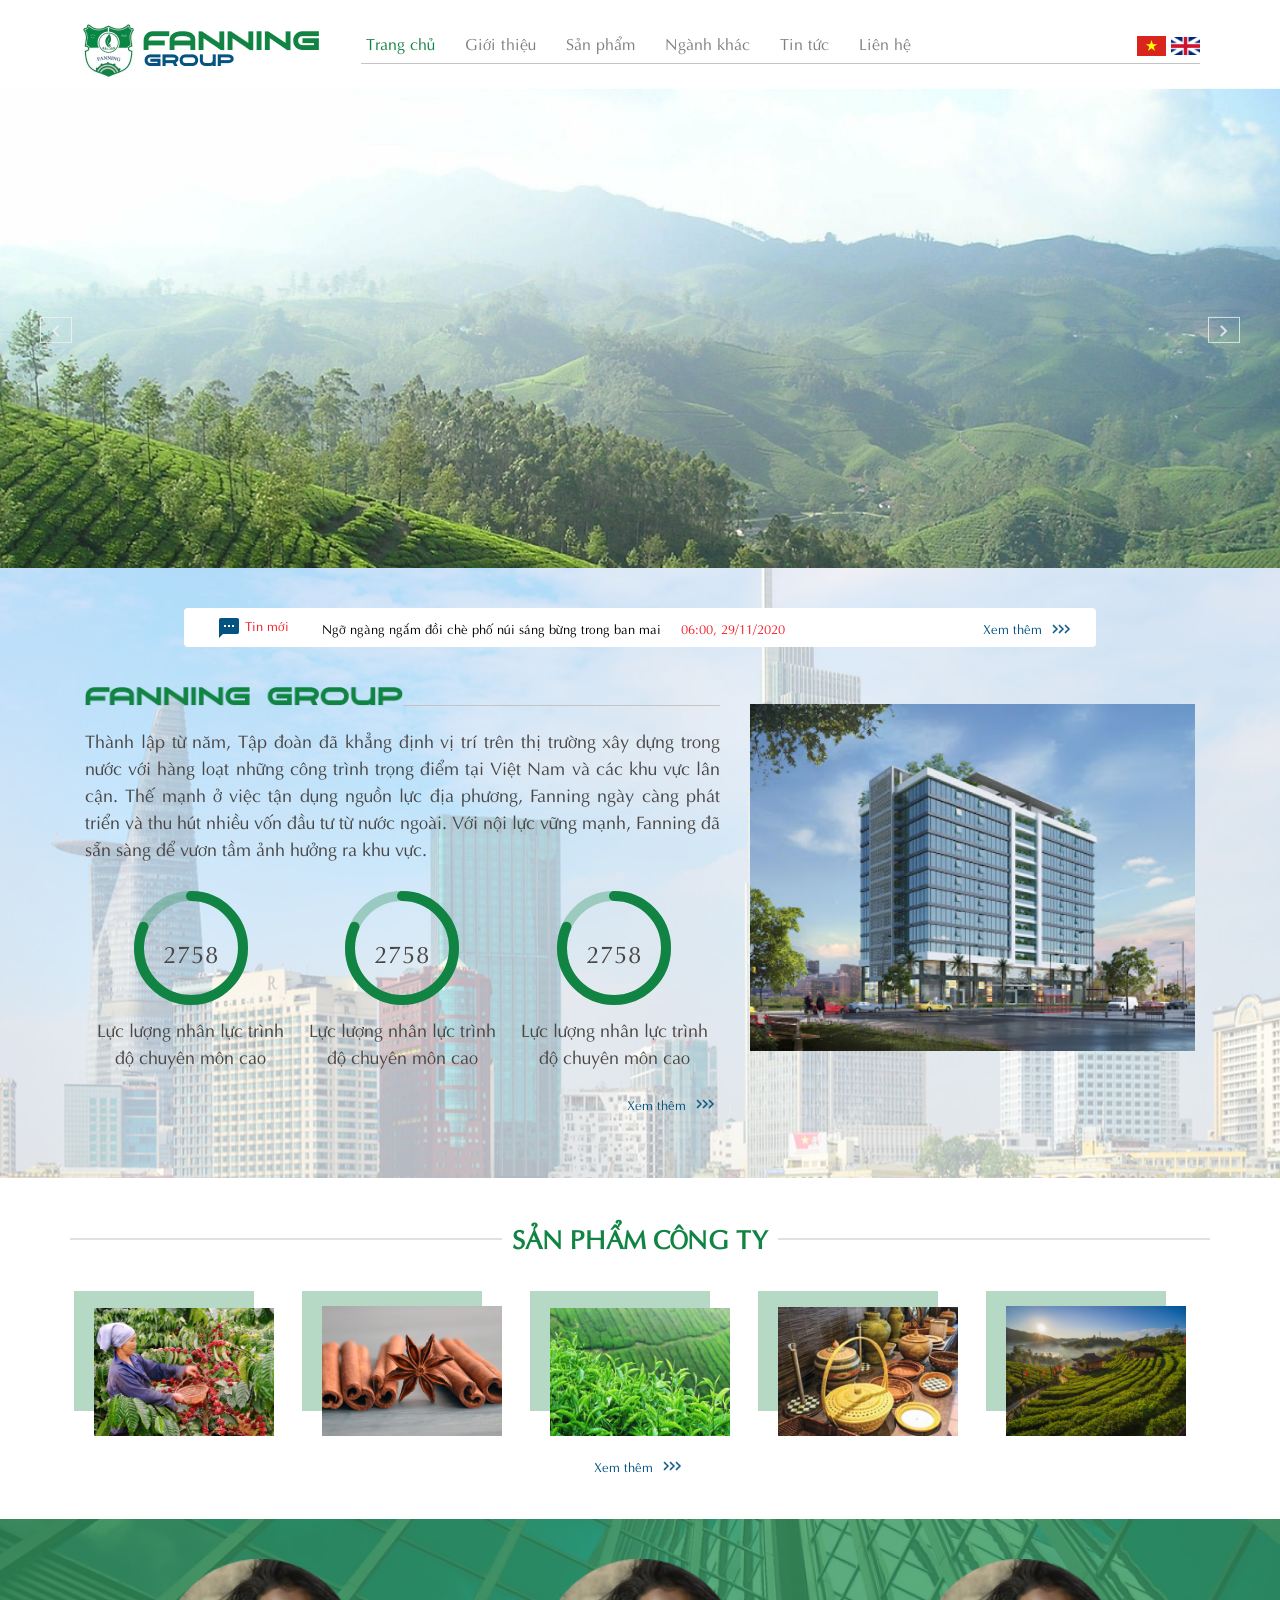
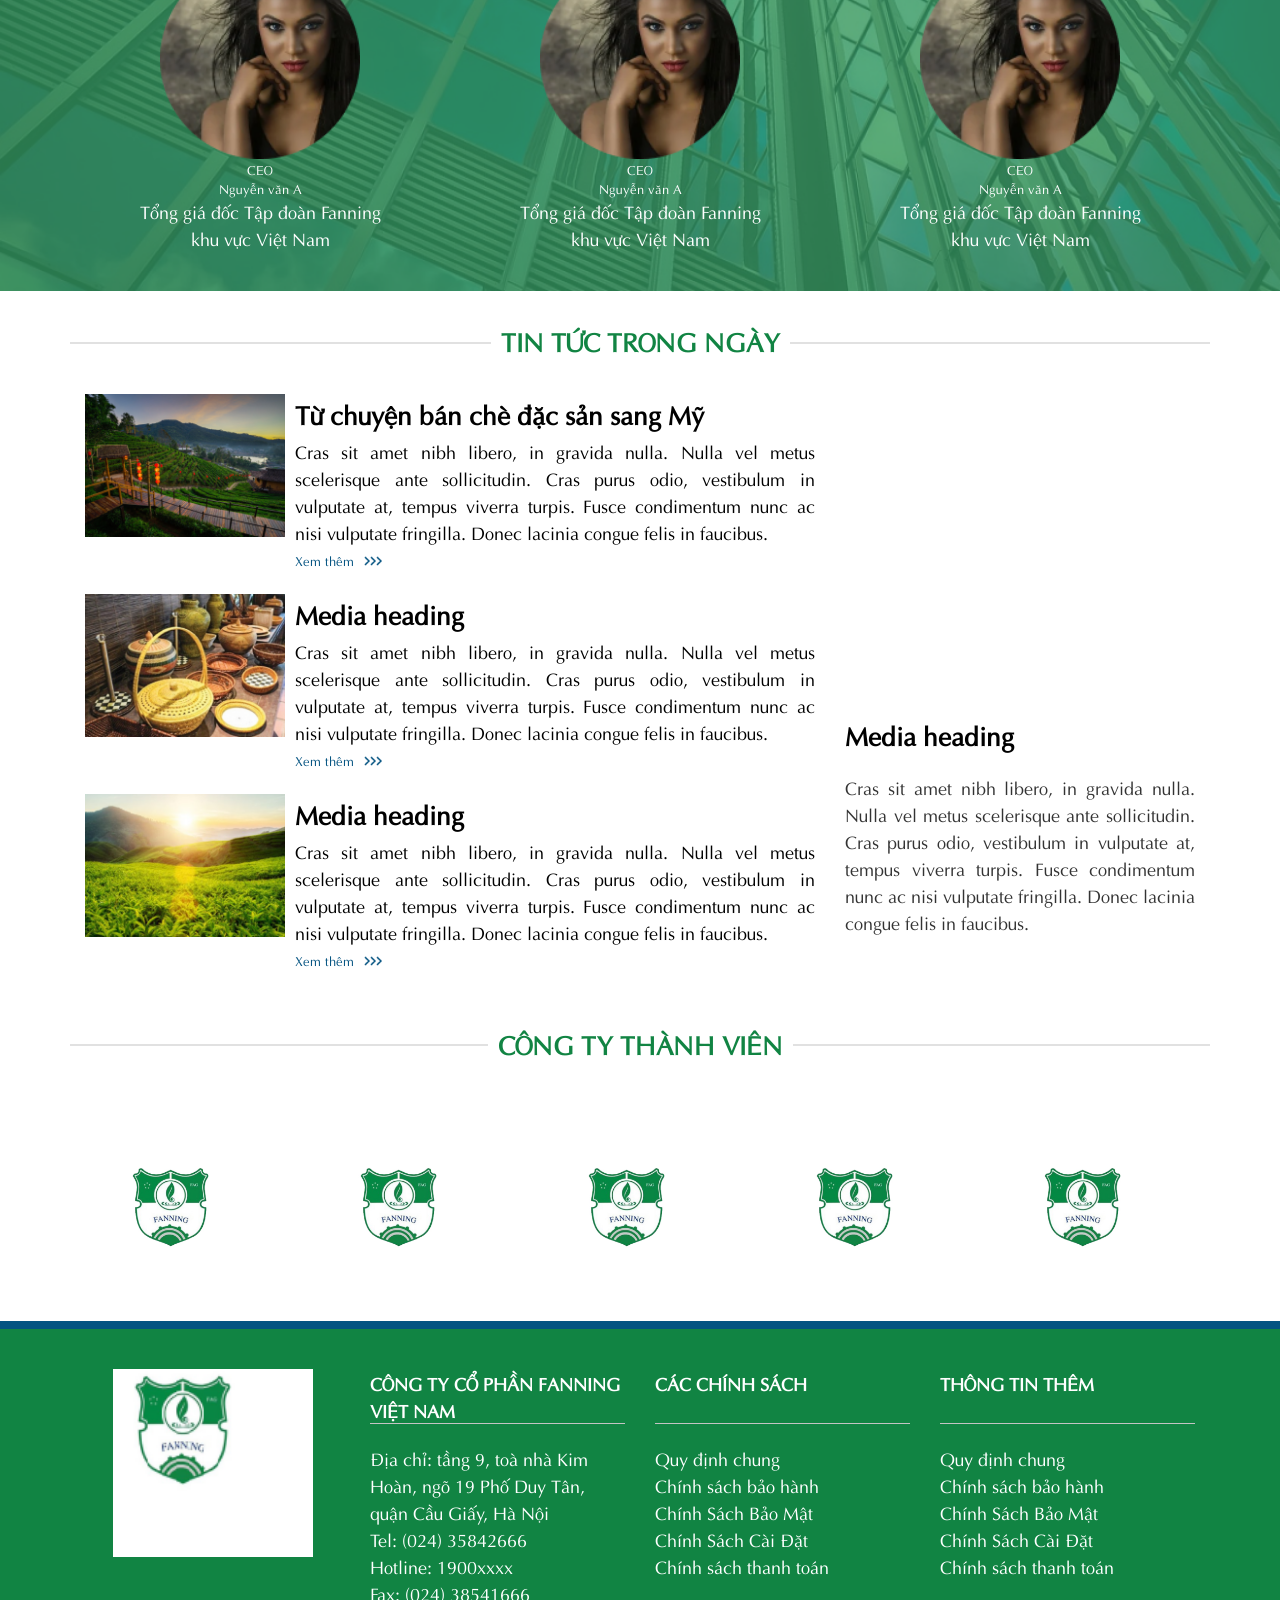
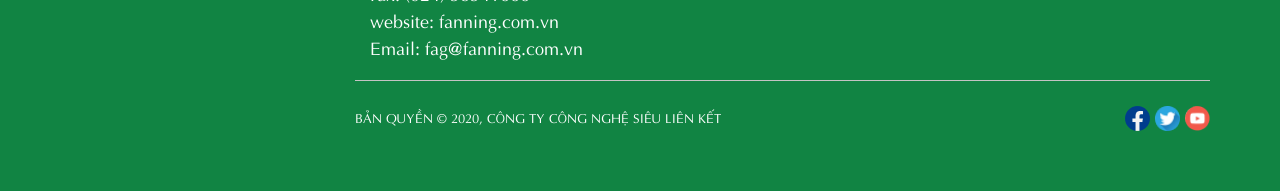
<file: index.html>
<!DOCTYPE html>
<html lang="en">
  <head>
    <meta charset="UTF-8" />
    <meta name="viewport" content="width=device-width, initial-scale=1.0" />

    <!-- Bootstrap CSS & Custom Style CSS -->
    <!-- URL: root/css/... -->
    <link rel="stylesheet" href="./css/bootstrap-reboot.min.css" />
    <link rel="stylesheet" href="./css/bootstrap.min.css" />
    <link rel="stylesheet" href="./css/owl.carousel.min.css" />
    <link rel="stylesheet" href="./css/owl.theme.default.min.css" />
    <link rel="stylesheet" href="./css/owl.theme.green.min.css" />
    <link rel="stylesheet" href="https://cdnjs.cloudflare.com/ajax/libs/font-awesome/4.7.0/css/font-awesome.css" integrity="sha512-5A8nwdMOWrSz20fDsjczgUidUBR8liPYU+WymTZP1lmY9G6Oc7HlZv156XqnsgNUzTyMefFTcsFH/tnJE/+xBg==" crossorigin="anonymous" />
    <link rel="stylesheet" href="./css/style.css" />
    <title>Homepage</title>
  </head>

  <body>
   <!-- Menu Top -->
   <header>
    <div class="container">
        <div class="row">
            <nav class="navbar navbar-expand-lg navbar-light bg-white">
                <a class="navbar-brand" href="#"><img  class="img-responsive" src="./img/logo.png" alt="" /></a>
                <button class="navbar-toggler" type="button" data-toggle="collapse" data-target="#navbarsExample05"
                    aria-controls="navbarsExample05" aria-expanded="false" aria-label="Toggle navigation">
                    <span class="navbar-toggler-icon"></span>
                </button>
                <div class="collapse navbar-collapse" id="navbarsExample05">
                    <ul class="navbar-nav mr-auto">
                        <li class="nav-item active">
                            <a class="nav-link" href="#">Trang chủ <span class="sr-only">(current)</span></a>
                        </li>
                        <li class="nav-item">
                            <a class="nav-link" href="#">Giới thiệu</a>
                            <ul class="submenu">
                                <li>
                                    <a href="#">Submenu 1</a>
                                </li>
                                <li>
                                    <a href="#">Submenu 1</a>
                                </li>
                                <li>
                                    <a href="#">Submenu 1</a>
                                </li>
                                <li>
                                    <a href="#">Submenu 1</a>
                                </li>
                            </ul>
                        </li>
                        <li class="nav-item">
                            <a class="nav-link" href="#">Sản phẩm</a>
                        </li>
                        <li class="nav-item">
                            <a class="nav-link" href="#">Ngành khác</a>
                        </li>
                        <li class="nav-item">
                            <a class="nav-link" href="#">Tin tức </a>
                        </li>
                        <li class="nav-item">
                            <a class="nav-link" href="#">Liên hệ</a>
                        </li>
                    </ul>
                    <div class="languages">
                        <a href="#" class="flag-vn"><img class="img-responsive" src="./img/flag_vn.png" alt="" /></a>
                        <a href="#" class="flag-en"><img class="img-responsive" src="./img/flag_en.png" alt="" /></a>
                    </div>
                    <!-- <form class="form-inline my-2 my-md-0">
                          <input class="form-control" type="text" placeholder="Search">
                      </form> -->
                </div>
            </nav>
        </div>
    </div>
</header>
<!-- End Menu Top -->

    <!-- Carousel Banner -->
    <section class="section-carousel-banner">
      <div class="carousel owl-carousel">
        <div class="item">
          <img  class="img-responsive" src="./img/home-slide.png" alt="" />
        </div>
        <div class="item">
          <img  class="img-responsive" src="./img/home-slide.png" alt="" />
        </div>
        <div class="item">
          <img  class="img-responsive" src="./img/home-slide.png" alt="" />
        </div>
        <div class="item">
          <img  class="img-responsive" src="./img/home-slide.png" alt="" />
        </div>
        <div class="item">
          <img  class="img-responsive" src="./img/home-slide.png" alt="" />
        </div>
        <div class="item">
          <img  class="img-responsive" src="./img/home-slide.png" alt="" />
        </div>
      </div>
    </section>
    <!-- End Carousel Banner -->

    <!-- Latest News -->
    <section class="section-latest-news">
      <div class="container">
        <div class="row">
          <div class="col-12 header-latest-news">
            <span class="latest-news">
              <img  class="img-responsive" src="./img/textsms.png" alt="" />
              Tin mới
            </span>
            <span class="latest-news-title">
              <h2>Ngỡ ngàng ngắm đồi chè phố núi sáng bừng trong ban mai</h2>
              <span class="datetime"> 06:00, 29/11/2020 </span>
            </span>
            <div class="readmore">
              <a href="#">Xem thêm <img  class="img-responsive" src="./img/readmore.png" alt="" /></a>
            </div>
          </div>
          <!-- end header-latest-news -->

          <div class="col-12 content-latest-news">
            <div class="row">
              <div class="left col-12 col-lg-7">
                <h2 class="title">
                  <img  class="img-responsive" src="./img/img-title.png" alt="" />
                  <span class="bottom-line"></span>
                </h2>
                <p>
                  Thành lập từ năm, Tập đoàn đã khẳng định vị trí trên thị
                  trường xây dựng trong nước với hàng loạt những công trình
                  trọng điểm tại Việt Nam và các khu vực lân cận. Thế mạnh ở
                  việc tận dụng nguồn lực địa phương, Fanning ngày càng phát
                  triển và thu hút nhiều vốn đầu tư từ nước ngoài. Với nội lực
                  vững mạnh, Fanning đã sẵn sàng để vươn tầm ảnh hưởng ra khu
                  vực.
                </p>
                <div class="frame">
                  <div class="circle-big">
                    <div class="text">2758</div>
                    <svg>
                      <circle class="bg" cx="57" cy="57" r="52"></circle>
                      <circle class="progress" cx="57" cy="57" r="52"></circle>
                    </svg>
                    <p>Lực lượng nhân lực trình độ chuyên môn cao</p>
                  </div>
                  <!-- end circle-big -->

                  <div class="circle-big">
                    <div class="text">2758</div>
                    <svg>
                      <circle class="bg" cx="57" cy="57" r="52"></circle>
                      <circle class="progress" cx="57" cy="57" r="52"></circle>
                    </svg>
                    <p>Lực lượng nhân lực trình độ chuyên môn cao</p>
                  </div>
                  <!-- end circle-big -->

                  <div class="circle-big">
                    <div class="text">2758</div>
                    <svg>
                      <circle class="bg" cx="57" cy="57" r="52"></circle>
                      <circle class="progress" cx="57" cy="57" r="52"></circle>
                    </svg>
                    <p>Lực lượng nhân lực trình độ chuyên môn cao</p>
                  </div>
                  <!-- end circle-big -->
                </div>
                <!-- end frame -->

                <div class="readmore">
                  <a href="#"
                    >Xem thêm <img  class="img-responsive" src="./img/readmore.png" alt=""
                  /></a>
                </div>
              </div>
              <!-- end left -->

              <div class="right col-12 col-lg-5">
                <img  class="img-responsive" src="./img/image-latest.png" alt="" />
              </div>
            </div>
            <!-- end row -->
          </div>
          <!-- end content-latest-news -->
        </div>
        <!-- end row -->
      </div>
      <!-- end container-->
    </section>
    <!-- End Latest News -->

    <!-- Home Product Company -->
    <section class="section-home-product">
      <div class="container">
        <div class="row">
          <div class="title-section">
            <h2>Sản phẩm công ty</h2>
            <span class="bg-line"></span>
          </div>

          <div class="products owl-carousel d-block d-xl-none">
            <div class="product">
              <a href="#">
                <div class="layer"></div>
                <img  class="img-responsive" src="./img/home-produc1.png" alt="" />
              </a>
            </div>
            <div class="product">
              <a href="#">
                <div class="layer"></div>
                <img  class="img-responsive" src="./img/home-produc2.png" alt="" />
              </a>
            </div>
            <div class="product">
              <a href="#">
                <div class="layer"></div>
                <img  class="img-responsive" src="./img/home-produc3.png" alt="" />
              </a>
            </div>
            <div class="product">
              <a href="#">
                <div class="layer"></div>
                <img  class="img-responsive" src="./img/home-produc4.png" alt="" />
              </a>
            </div>
            <div class="product">
              <a href="#">
                <div class="layer"></div>
                <img  class="img-responsive" src="./img/home-produc5.png" alt="" />
              </a>
            </div>
          </div>
          <!-- End Carousel Products -->

          <div class="products d-none d-xl-flex">
            <div class="product">
              <a href="#">
                <div class="layer"></div>
                <img  class="img-responsive" src="./img/home-produc1.png" alt="" />
              </a>
            </div>
            <div class="product">
              <a href="#">
                <div class="layer"></div>
                <img  class="img-responsive" src="./img/home-produc2.png" alt="" />
              </a>
            </div>
            <div class="product">
              <a href="#">
                <div class="layer"></div>
                <img  class="img-responsive" src="./img/home-produc3.png" alt="" />
              </a>
            </div>
            <div class="product">
              <a href="#">
                <div class="layer"></div>
                <img  class="img-responsive" src="./img/home-produc4.png" alt="" />
              </a>
            </div>
            <div class="product">
              <a href="#">
                <div class="layer"></div>
                <img  class="img-responsive" src="./img/home-produc5.png" alt="" />
              </a>
            </div>
          </div>
          <!-- End Products -->
          <div class="col-12">
            <div class="readmore">
              <a href="#">Xem thêm <img  class="img-responsive" src="./img/readmore.png" alt="" /></a>
            </div>
          </div>
        </div>
        <!-- end row -->
      </div>
      <!-- end container -->
    </section>
    <!-- End home Product Company-->

    <!-- Home Founders -->
    <section class="section-home-founders">
      <div class="container">
        <div class="row">
          <div class="founders owl-carousel d-block d-lg-none">
            <div class="founder">
              <img  class="img-responsive" src="./img/termiantor.png" alt="" />
              <span class="position"> CEO </span>
              <span class="name">Nguyễn văn A</span>
              <span class="company-name">
                Tổng giá đốc Tập đoàn Fanning khu vực Việt Nam
              </span>
            </div>
            <!-- end founder -->

            <div class="founder">
              <img  class="img-responsive" src="./img/termiantor.png" alt="" />
              <span class="position"> CEO </span>
              <span class="name">Nguyễn văn A</span>
              <span class="company-name">
                Tổng giá đốc Tập đoàn Fanning khu vực Việt Nam
              </span>
            </div>
            <!-- end founder -->

            <div class="founder">
              <img  class="img-responsive" src="./img/termiantor.png" alt="" />
              <span class="position"> CEO </span>
              <span class="name">Nguyễn văn A</span>
              <span class="company-name">
                Tổng giá đốc Tập đoàn Fanning khu vực Việt Nam
              </span>
            </div>
            <!-- end founder -->
          </div>

          <div class="founders d-none d-lg-flex">
            <div class="founder">
              <img  class="img-responsive" src="./img/termiantor.png" alt="" />
              <span class="position"> CEO </span>
              <span class="name">Nguyễn văn A</span>
              <span class="company-name">
                Tổng giá đốc Tập đoàn Fanning khu vực Việt Nam
              </span>
            </div>
            <!-- end founder -->

            <div class="founder">
              <img  class="img-responsive" src="./img/termiantor.png" alt="" />
              <span class="position"> CEO </span>
              <span class="name">Nguyễn văn A</span>
              <span class="company-name">
                Tổng giá đốc Tập đoàn Fanning khu vực Việt Nam
              </span>
            </div>
            <!-- end founder -->

            <div class="founder">
              <img  class="img-responsive" src="./img/termiantor.png" alt="" />
              <span class="position"> CEO </span>
              <span class="name">Nguyễn văn A</span>
              <span class="company-name">
                Tổng giá đốc Tập đoàn Fanning khu vực Việt Nam
              </span>
            </div>
            <!-- end founder -->
          </div>
        </div>
        <!-- end row -->
      </div>
      <!-- end container -->
    </section>
    <!-- End Home Founders-->

    <!-- Newsest Today -->
    <section class="section-newsest-today">
      <div class="container">
        <div class="row">
          <div class="title-section">
            <h2>Tin tức trong ngày</h2>
            <span class="bg-line"></span>
          </div>
    
          <div class="left col-12 col-lg-8">
            <div class="media">
              <img src="./img/new1.png" class="mr-3 img-responsive" alt="..." />
              <div class="media-body">
                <h5 class="mt-0">Từ chuyện bán chè đặc sản sang Mỹ</h5>
                <p>
                  Cras sit amet nibh libero, in gravida nulla. Nulla vel metus
                  scelerisque ante sollicitudin. Cras purus odio, vestibulum in
                  vulputate at, tempus viverra turpis. Fusce condimentum nunc ac
                  nisi vulputate fringilla. Donec lacinia congue felis in
                  faucibus.
                </p>
                <div class="readmore">
                  <a href="#">Xem thêm <img  class="img-responsive" src="./img/readmore.png" alt=""></a>
                </div>
              </div>
            </div>
            <!-- end media -->

            <div class="media">
              <img src="./img/new2.png" class="mr-3 img-responsive" alt="..." />
              <div class="media-body">
                <h5 class="mt-0">Media heading</h5>
                <p>
                  Cras sit amet nibh libero, in gravida nulla. Nulla vel metus
                  scelerisque ante sollicitudin. Cras purus odio, vestibulum in
                  vulputate at, tempus viverra turpis. Fusce condimentum nunc ac
                  nisi vulputate fringilla. Donec lacinia congue felis in
                  faucibus.
                </p>
                <div class="readmore">
                  <a href="#">Xem thêm <img  class="img-responsive" src="./img/readmore.png" alt=""></a>
                </div>
              </div>
            </div>
            <!-- end media -->

            <div class="media">
              <img src="./img/new3.png" class="mr-3 img-responsive" alt="..." />
              <div class="media-body">
                <h5 class="mt-0">Media heading</h5>
                <p>
                  Cras sit amet nibh libero, in gravida nulla. Nulla vel metus
                  scelerisque ante sollicitudin. Cras purus odio, vestibulum in
                  vulputate at, tempus viverra turpis. Fusce condimentum nunc ac
                  nisi vulputate fringilla. Donec lacinia congue felis in
                  faucibus.
                </p>
                <div class="readmore">
                  <a href="#">Xem thêm <img  class="img-responsive" src="./img/readmore.png" alt=""></a>
                </div>
              </div>
            </div>
            <!-- end media -->
          </div>
          <div class="right col-12 col-lg-4">
            <div class="video">
                <iframe src="https://www.youtube.com/embed/IUZCLcBTV_A" frameborder="0" allow="accelerometer; autoplay; clipboard-write; encrypted-media; gyroscope; picture-in-picture" allowfullscreen></iframe>
            </div>
            <h2 class="title">Media heading</h2>
            <p>
              Cras sit amet nibh libero, in gravida nulla. Nulla vel metus
              scelerisque ante sollicitudin. Cras purus odio, vestibulum in
              vulputate at, tempus viverra turpis. Fusce condimentum nunc ac
              nisi vulputate fringilla. Donec lacinia congue felis in faucibus.
            </p>
          </div>
        </div>
        <!-- end row -->
      </div>
      <!-- end container -->
    </section>
    <!-- End Newsest Today -->

    <!-- Home Company Partner -->
    <section class="home-company-partner">
      <div class="container">
        <div class="row">
          <div class="title-section">
            <h2>Công ty thành viên</h2>
            <span class="bg-line"></span>
          </div>
          <div class="companies owl-carousel d-block d-lg-none">
            <div class="company">
              <img  class="img-responsive" src="./img/partner.png" alt="" />
            </div>
            <div class="company">
              <img  class="img-responsive" src="./img/partner.png" alt="" />
            </div>
            <div class="company">
              <img  class="img-responsive" src="./img/partner.png" alt="" />
            </div>
            <div class="company">
              <img  class="img-responsive" src="./img/partner.png" alt="" />
            </div>
            <div class="company">
              <img  class="img-responsive" src="./img/partner.png" alt="" />
            </div>
          </div>
          <!-- end carousel -->

          <div class="companies d-none d-lg-flex">
            <div class="company">
              <img  class="img-responsive" src="./img/partner.png" alt="" />
            </div>
            <div class="company">
              <img  class="img-responsive" src="./img/partner.png" alt="" />
            </div>
            <div class="company">
              <img  class="img-responsive" src="./img/partner.png" alt="" />
            </div>
            <div class="company">
              <img  class="img-responsive" src="./img/partner.png" alt="" />
            </div>
            <div class="company">
              <img  class="img-responsive" src="./img/partner.png" alt="" />
            </div>
          </div>
          <!-- end companies-->
        </div>
      </div>
    </section>
    <!-- End Home Company Partner -->

    <!-- Footer -->
    <footer id="footer">
      <div class="container">
        <div class="row">
          <div class="col-12 col-lg-3 left">
            <a href="#" class="logo-footer">
              <img src="./img/logo-footer.png" alt="" />
            </a>
          </div>
          <div class="col-12 col-lg-9 right">
            <div class="row">
              <div class="col-12 col-lg-4">
                <h3 class="title-footer">Công ty cổ phần Fanning Việt nam</h3>
                <ul>
                  <li>
                    Địa chỉ: tầng 9, toà nhà Kim Hoàn, ngõ 19 Phố Duy Tân, quận
                    Cầu Giấy, Hà Nội
                  </li>
                  <li>Tel: (024) 35842666</li>
                  <li>Hotline: 1900xxxx</li>
                  <li>Fax: (024) 38541666</li>
                  <li>website: fanning.com.vn</li>
                  <li>Email: fag@fanning.com.vn</li>
                </ul>
              </div>
              <div class="col-12 col-lg-4">
                <h3 class="title-footer">Các chính sách</h3>
                <ul>
                  <li><a href="#">Quy định chung</a></li>
                  <li><a href="#">Chính sách bảo hành</a></li>
                  <li><a href="#">Chính Sách Bảo Mật</a></li>
                  <li><a href="#">Chính Sách Cài Đặt</a></li>
                  <li><a href="#">Chính sách thanh toán</a></li>
                </ul>
              </div>
              <div class="col-12 col-lg-4">
                <h3 class="title-footer">Thông tin thêm</h3>
                <ul>
                  <li><a href="#">Quy định chung</a></li>
                  <li><a href="#">Chính sách bảo hành</a></li>
                  <li><a href="#">Chính Sách Bảo Mật</a></li>
                  <li><a href="#">Chính Sách Cài Đặt</a></li>
                  <li><a href="#">Chính sách thanh toán</a></li>
                </ul>
              </div>
              <div class="bottom col-12">
                <p>BẢN QUYỀN © 2020, CÔNG TY CÔNG NGHỆ SIÊU LIÊN KẾT</p>
                <div class="group-socials">
                  <a href="#" class="facebook"
                    ><img  class="img-responsive" src="./img/fbicon.png" alt=""
                  /></a>
                  <a href="#" class="youtube"
                    ><img  class="img-responsive" src="./img/twicon.png" alt=""
                  /></a>
                  <a href="#" class="twitter"
                    ><img  class="img-responsive" src="./img/youtubeicon.png" alt=""
                  /></a>
                </div>
              </div>
            </div>
          </div>
        </div>
      </div>
    </footer>
    <!-- End Footer -->

    <!-- Bootstrap Script & Custom Script -->
    <!-- root/js/... -->
    <script src="js/jquery-3.5.1.min.js"></script>
    <script src="js/bootstrap.min.js"></script>
    <script src="js/owl.carousel.min.js"></script>
    <script src="js/main.js"></script>
  </body>
</html>
</file>
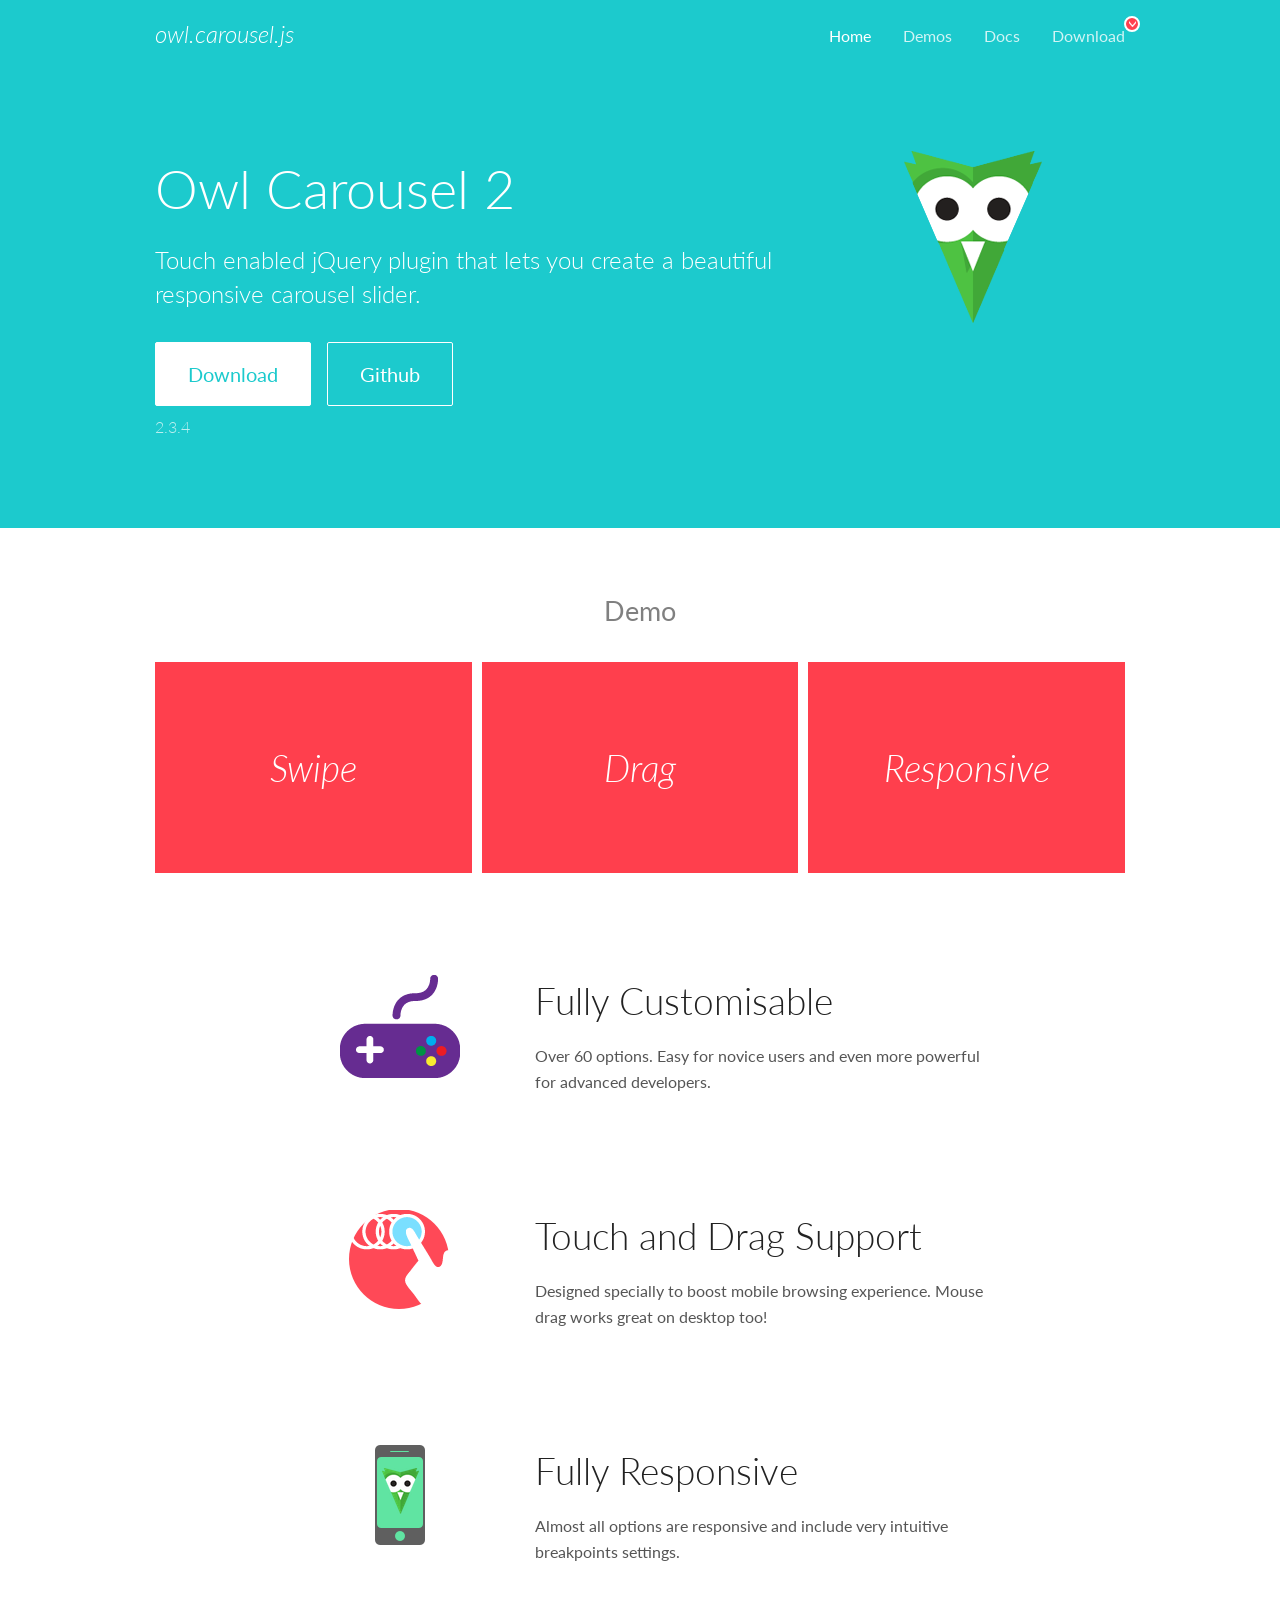
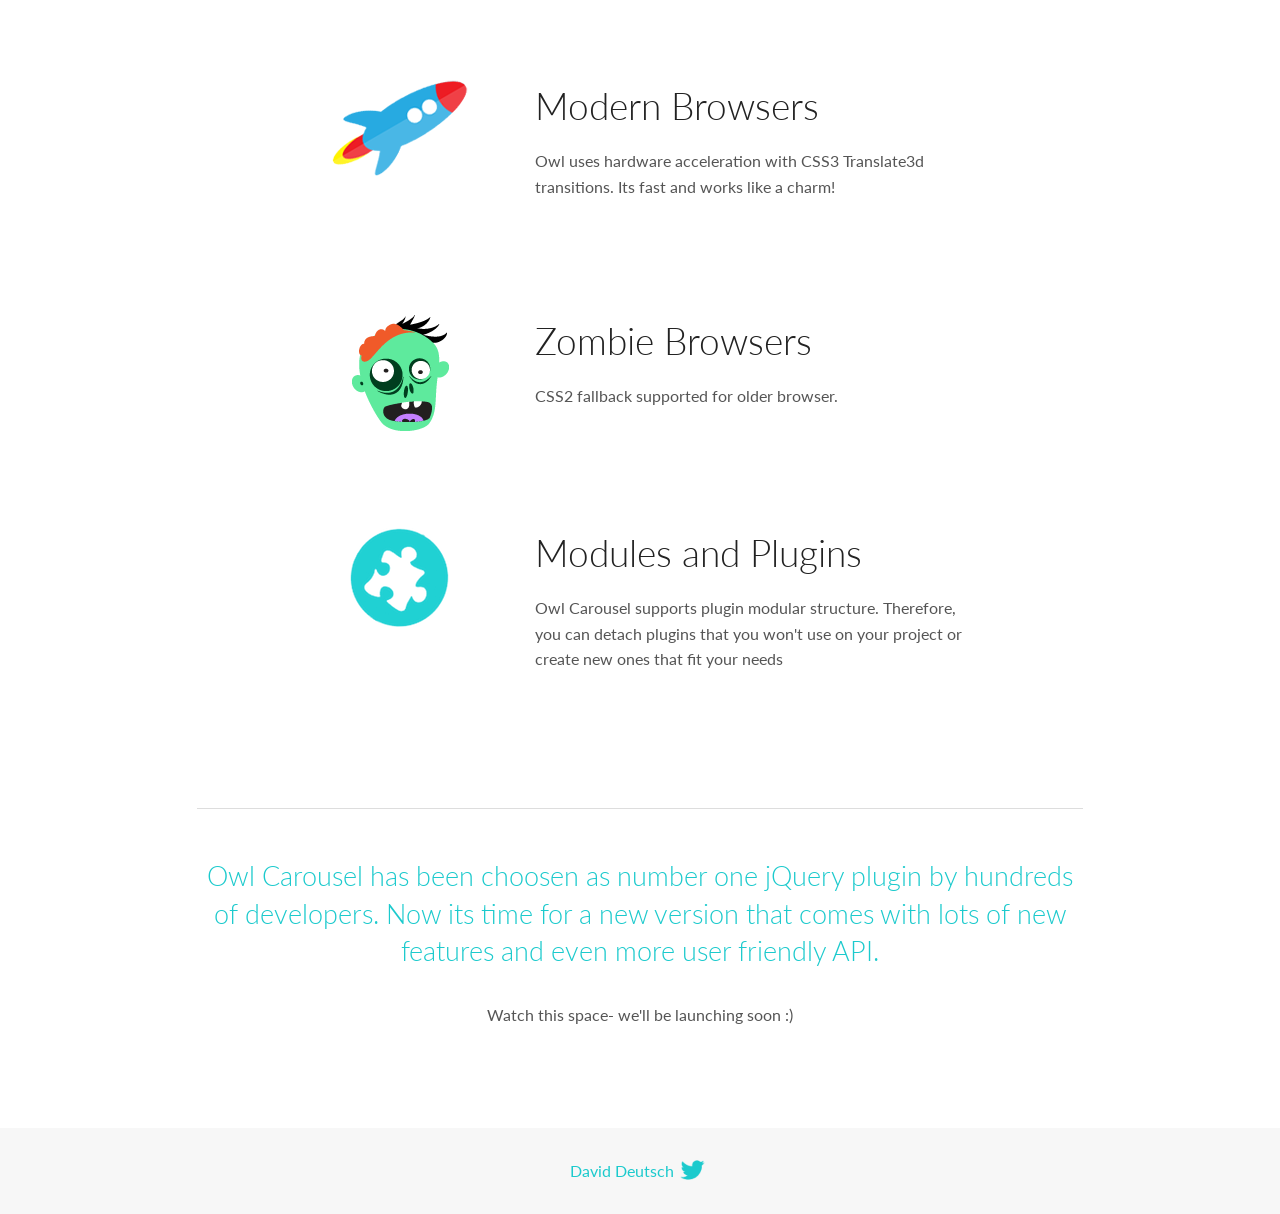
<file: js/OwlCarousel2-2.3.4/docs/index.html>
<!DOCTYPE html>
<html lang="en">
  <head>

    <!-- head -->
    <meta charset="utf-8">
    <meta name="msapplication-tap-highlight" content="no" />
    <meta name="viewport" content="width=device-width, initial-scale=1.0" />
    <meta name="description" content="Touch enabled jQuery plugin that lets you create beautiful responsive carousel slider.">
    <meta name="author" content="David Deutsch">
    <title>
      Home | Owl Carousel | 2.3.4
    </title>

    <!-- Stylesheets -->
    <link href='https://fonts.googleapis.com/css?family=Lato:300,400,700,400italic,300italic' rel='stylesheet' type='text/css'>
    <link rel="stylesheet" href="assets/css/docs.theme.min.css">

    <!-- Owl Stylesheets -->
    <link rel="stylesheet" href="assets/owlcarousel/assets/owl.carousel.min.css">
    <link rel="stylesheet" href="assets/owlcarousel/assets/owl.theme.default.min.css">

    <!-- HTML5 shim and Respond.js IE8 support of HTML5 elements and media queries -->

    <!--[if lt IE 9]>
      <script src="https://oss.maxcdn.com/libs/html5shiv/3.7.0/html5shiv.js"></script>
      <script src="https://oss.maxcdn.com/libs/respond.js/1.3.0/respond.min.js"></script>
    <![endif]-->

    <!-- Favicons -->
    <link rel="apple-touch-icon-precomposed" sizes="144x144" href="assets/ico/apple-touch-icon-144-precomposed.png">
    <link rel="shortcut icon" href="assets/ico/favicon.png">
    <link rel="shortcut icon" href="favicon.ico">

    <!-- Yeah i know js should not be in header. Its required for demos.-->

    <!-- javascript -->
    <script src="assets/vendors/jquery.min.js"></script>
    <script src="assets/owlcarousel/owl.carousel.js"></script>
  </head>
  <body>

    <!-- header -->
    <header class="header">
      <div class="row">
        <div class="large-12 columns">
          <div class="brand left">
            <h3>
              <a href="/OwlCarousel2/">owl.carousel.js</a> 
            </h3>
          </div>
          <a id="toggle-nav" class="right">
            <span></span> <span></span> <span></span> 
          </a> 
          <div class="nav-bar">
            <ul class="clearfix">
              <li class="active">
                <a href="/OwlCarousel2/index.html">Home</a> 
              </li>
              <li> <a href="/OwlCarousel2/demos/demos.html">Demos</a>  </li>
              <li> <a href="/OwlCarousel2/docs/started-welcome.html">Docs</a>  </li>
              <li>
                <a href="https://github.com/OwlCarousel2/OwlCarousel2/archive/2.3.4.zip">Download</a> 
                <span class="download"></span> 
              </li>
            </ul>
          </div>
        </div>
      </div>
    </header>

    <!-- home panel -->
    <section id="hero">
      <div class="row">
        <div class="large-8 medium-8 columns">
          <h1>Owl Carousel 2</h1>
          <h4>Touch enabled jQuery plugin that lets you create a beautiful responsive carousel slider.</h4>
          <a href="https://github.com/OwlCarousel2/OwlCarousel2/archive/2.3.4.zip" class="hero-button">Download</a> 
          <a href="https://github.com/OwlCarousel2/OwlCarousel2" class="hero-button outline">Github</a> 
          <p>2.3.4</p>
        </div>
        <div class="large-4 medium-4 columns">
          <img class="owl-logo" src="assets/img/owl-logo.png" alt="mr. Owl">
        </div>
      </div>
    </section>

    <!-- body -->
    <div class="home-demo">
      <div class="row">
        <div class="large-12 columns">
          <h3>Demo</h3>
          <div class="owl-carousel">
            <div class="item">
              <h2>Swipe</h2>
            </div>
            <div class="item">
              <h2>Drag</h2>
            </div>
            <div class="item">
              <h2>Responsive</h2>
            </div>
            <div class="item">
              <h2>CSS3</h2>
            </div>
            <div class="item">
              <h2>Fast</h2>
            </div>
            <div class="item">
              <h2>Easy</h2>
            </div>
            <div class="item">
              <h2>Free</h2>
            </div>
            <div class="item">
              <h2>Upgradable</h2>
            </div>
            <div class="item">
              <h2>Tons of options</h2>
            </div>
            <div class="item">
              <h2>Infinity</h2>
            </div>
            <div class="item">
              <h2>Auto Width</h2>
            </div>
          </div>
        </div>
      </div>
    </div>
    <script>
      var owl = $('.owl-carousel');
      owl.owlCarousel({
        margin: 10,
        loop: true,
        responsive: {
          0: {
            items: 1
          },
          600: {
            items: 2
          },
          1000: {
            items: 3
          }
        }
      })
    </script>

    <!-- features -->
    <div id="features">
      <div class="row">
        <div class="small-12 medium-9 small-centered columns">
          <section class="row feature">
            <div class="medium-4 small-12 columns">
              <img src="assets/img/feature-options.png" alt="">
            </div>
            <div class="medium-8 small-12 columns">
              <h2>Fully Customisable</h2>
              <p>Over 60 options. Easy for novice users and even more powerful for advanced developers.</p>
            </div>
          </section>
          <section class="row feature">
            <div class="medium-4 small-12 columns">
              <img src="assets/img/feature-drag.png" alt="">
            </div>
            <div class="medium-8 small-12 columns">
              <h2>Touch and Drag Support</h2>
              <p>Designed specially to boost mobile browsing experience. Mouse drag works great on desktop too!</p>
            </div>
          </section>
          <section class="row feature">
            <div class="medium-4 small-12 columns">
              <img src="assets/img/feature-responsive.png" alt="">
            </div>
            <div class="medium-8 small-12 columns">
              <h2>Fully Responsive</h2>
              <p>Almost all options are responsive and include very intuitive breakpoints settings.</p>
            </div>
          </section>
          <section class="row feature">
            <div class="medium-4 small-12 columns">
              <img src="assets/img/feature-modern.png" alt="">
            </div>
            <div class="medium-8 small-12 columns">
              <h2>Modern Browsers</h2>
              <p>Owl uses hardware acceleration with CSS3 Translate3d transitions. Its fast and works like a charm! </p>
            </div>
          </section>
          <section class="row feature">
            <div class="medium-4 small-12 columns">
              <img src="assets/img/feature-zombie.png" alt="">
            </div>
            <div class="medium-8 small-12 columns">
              <h2>Zombie Browsers</h2>
              <p>CSS2 fallback supported for older browser.</p>
            </div>
          </section>
          <section class="row feature">
            <div class="medium-4 small-12 columns">
              <img src="assets/img/feature-module.png" alt="">
            </div>
            <div class="medium-8 small-12 columns">
              <h2>Modules and Plugins</h2>
              <p>Owl Carousel supports plugin modular structure. Therefore, you can detach plugins that you won&#x27;t use on your project or create new ones that fit your needs</p>
            </div>
          </section>
        </div>
      </div>
    </div>

    <!-- footer -->
    <section id="teaser-text">
      <div class="row">
        <div class="small-12 medium-11 small-centered columns">
          <hr>
          <h3 id="owl-carousel-has-been-choosen-as-number-one-jquery-plugin-by-hundreds-of-developers-now-its-time-for-a-new-version-that-comes-with-lots-of-new-features-and-even-more-user-friendly-api-">Owl Carousel has been choosen as number one jQuery plugin by hundreds of developers. Now its time for a new version that comes with lots of new features and even more user friendly API.</h3>
          <p>Watch this space- we&#39;ll be launching soon :)</p>
        </div>
      </div>
    </section>

    <!-- footer -->
    <footer class="footer">
      <div class="row">
        <div class="large-12 columns">
          <h5>
            <a href="/OwlCarousel2/docs/support-contact.html">David Deutsch</a> 
            <a id="custom-tweet-button" href="https://twitter.com/share?url=https://github.com/OwlCarousel2/OwlCarousel2&text=Owl Carousel - This is so awesome! " target="_blank"></a> 
          </h5>
        </div>
      </div>
    </footer>

    <!-- vendors -->
    <script src="assets/vendors/highlight.js"></script>
    <script src="assets/js/app.js"></script>
  </body>
</html>
</file>
<file: css/style.css>
/* Style for All */
@font-face {
  font-family: UTMAptima;
  src: url(../fonts/UTMAptima.ttf);
}
@font-face {
  font-family: UTMAircona;
  src: url(../fonts/UTMAircona.ttf);
}
html,
body {
  /* 1rem = 10px */
  font-size: 62.5%;
}
img {
  width: 100%;
  height: auto;
}
body {
  font-family: var(--font-family2);
  font-size: var(--primary-font-size);
  line-height: 1.8;
  color: var(--primary-color);
}
a:focus,
button:focus {
  outline: none;
}
ul,
li {
  list-style: none;
  margin: 0;
  padding: 0;
}
:root {
  --font-family1: "UTMAircona";
  --font-family2: "UTMAptima";
  --primary-color: #494644;
  --primary-font-size: 1.6rem;
  --secondary-font-size: 1.4rem;
  --color1: #118443;
  --color2: #f21c26;
  --color3: #000000;
  --color4: #045381;
  --color5: #ffffff;
  --color6: #070707;
  --color7: #c4c4c4;
  --color8: #045381;
  --color9: #dbede3;
  --font-size13: 1.3rem;
  --font-size17: 1.7rem;
  --font-size18: 1.8rem;
  --font-size20: 2rem;
  --font-size24: 2.4rem;
  --font-size26: 2.6rem;
  --font-size30: 3rem;
  --font-size35: 3.5rem;
  --font-size40: 4rem;
  --font-size42: 4.2rem;
  --font-size90: 9rem;
  --font-size96: 9.6rem;
  --line-height19: 1.9rem;
  --line-height22: 2.2rem;
  --line-height27: 2.7rem;
  --line-height27: 2.7rem;
  --line-height30: 3rem;
  --line-height38: 3.8rem;
  --line-height50: 5rem;
  --line-height114: 11.4rem;
  --font-weight400: 400;
  --font-weight700: 700;
}
h2.title {
  display: flex;
  flex-direction: row;
  justify-content: space-between;
  margin-bottom: 2rem;
}
h2.title img {
  width: 50%;
}
h2.title .bottom-line {
  width: 50%;
  border-bottom: 1px solid #c4c4c4;
  display: inline-block;
}
/* Menu */
header .navbar-brand {
  width: 24.1rem;
}
header .navbar {
  width: 100%;
}
header .navbar-toggler {
  font-size: 1.8rem;
}
header .navbar-light .navbar-nav .active > .nav-link {
  color: var(--color1);
}
header .languages {
  text-align: center;
  /* border-bottom: 1px solid #c4c4c4; */
}
header .languages a img {
  width: 2.9rem;
}
header .navbar-nav {
  text-align: center;
}
header .navbar-nav li {
  border-bottom: 1px solid #c4c4c4;
}
header .navbar-light .navbar-nav .nav-link:hover {
  color: var(--color1);
}
header .navbar ul li {
  position: relative;
}
header .menu-mobile {
  display: none;
  background: rgba(17, 132, 67, 0.5);
}
header .menu-mobile.active {
  display: block;
}
header .navbar-nav .submenu li {
  margin-right: 0;
  padding: 0.5rem 2rem;
}
header .submenu li a {
  /* border-bottom: 0.1rem solid var(--color5); */
  font-size: var(--font-size18);
  line-height: var(--line-height27);
  color: var(--color5);
  display: block;
}
/* End Menu */

/* Home Carousel */
.section-carousel-banner .news-local .item,
.section-carousel-banner .carousel .item {
  height: 10rem;
}
.section-carousel-banner .news-local .item img,
.section-carousel-banner .carousel .item img {
  height: 100%;
}
.section-carousel-banner .news-local .owl-nav,
.section-carousel-banner .carousel .owl-nav {
  text-align: center;
  padding: 1rem;
}
.section-carousel-banner .news-local .owl-nav .owl-prev,
.section-carousel-banner .carousel .owl-nav .owl-prev {
  margin-right: 0.5rem;
}
.section-carousel-banner .news-local .owl-nav .owl-next,
.section-carousel-banner .carousel .owl-nav .owl-next {
  margin-left: 0.5rem;
}

/* End Home Carousel */

/* Latest News */
.section-latest-news {
  background-image: url("../img/bg-carousel.png");
  background-repeat: no-repeat;
  background-size: cover;
  padding: 4rem 0;
}
.section-latest-news .header-latest-news {
  text-align: center;
  background-color: var(--color5);
  padding: 1rem 1rem;
  border-radius: 0.4rem;
  width: 80%;
  max-width: 80%;
  margin: auto;
  margin-bottom: 2rem;
}
.section-latest-news .latest-news img {
  width: 2.4rem;
}
.section-latest-news .latest-news {
  color: var(--color2);
  font-size: var(--font-size13);
  line-height: var(--line-height19);
}
.section-latest-news .latest-news-title h2 {
  color: var(--color3);
  font-size: var(--font-size13);
  line-height: var(--line-height19);
}
.section-latest-news .latest-news-title .datetime {
  color: var(--color2);
  font-size: var(--font-size13);
  line-height: var(--line-height19);
}
.readmore a {
  color: var(--color4);
  font-size: var(--font-size13);
}
.section-latest-news .content-latest-news h2.title {
  display: flex;
  flex-direction: row;
  justify-content: space-between;
  margin-bottom: 2rem;
}
.section-latest-news .content-latest-news h2.title img {
  width: 50%;
}
.section-latest-news .content-latest-news h2.title .bottom-line {
  width: 50%;
  border-bottom: 1px solid #c4c4c4;
  display: inline-block;
}
.section-latest-news .content-latest-news .left p {
  font-size: var(--font-size18);
  line-height: var(--line-height27);
  text-align: justify;
}
/* Circle Home */
.section-latest-news .content-latest-news .left .frame p {
  font-weight: var(--font-weight400);
  text-align: center;
  margin: 1rem 0 0 0;
}
.section-latest-news .content-latest-news .left .frame {
  display: flex;
  flex-direction: column;
  justify-content: center;
  align-items: center;
}

.circle-big {
  position: relative;
  width: 20rem;
  /* height: 114px; */
  margin: 2rem auto 0;
  text-align: center;
}

.circle-big svg {
  width: 114px;
  height: 114px;
}

.circle-big .bg {
  fill: none;
  stroke-width: 10px;
  stroke: rgba(17, 132, 67, 0.3);
}

.circle-big .progress {
  fill: none;
  stroke-width: 10px;
  stroke: var(--color1);
  stroke-linecap: round;
  stroke-dasharray: 326.56;
  stroke-dashoffset: 60;
  transform: rotate(-90deg);
  transform-origin: 50% 50%;
  animation: big 1.5s ease-in-out;
}
.circle-big .text {
  position: absolute;
  width: 100%;
  top: 5rem;
  font-size: var(--font-size24);
  text-align: center;
  font-weight: var(--font-weight400);
  line-height: var(--line-height22);
}

.circle-big .text .small {
  font-size: 14px;
  color: #fff;
}
/* End Circle Home */
.section-latest-news .left {
  margin-bottom: 2rem;
}
.readmore {
  text-align: center;
  margin-top: 2rem;
}
.readmore img {
  width: 3rem;
  vertical-align: sub;
}
/* End Latest News */
/* Home Product Company */
.section-home-product {
  padding: 1rem 0 4rem 0;
}
.title-section {
  position: relative;
  width: 100%;
  text-align: center;
  padding: 3rem 0;
}
.title-section h2 {
  display: inline-block;
  text-transform: uppercase;
  font-size: var(--font-size26);
  font-weight: bold;
  color: var(--color1);
  line-height: var(--line-height38);
  text-align: center;
  background-color: var(--color5);
  padding: 0 1rem;
}
.title-section span {
  width: 100%;
  border-bottom: 0.1rem solid var(--color7);
  position: absolute;
  top: 50%;
  left: 0;
  transform: translateY(-50%);
  z-index: -1;
}
.product {
  margin: auto;
}
.product a {
  position: relative;
  width: 14rem;
  height: 12rem;
  display: block;
  margin: auto;
}
.product a .layer {
  position: absolute;
  width: 13rem;
  height: 9.8rem;
  top: 0;
  left: 0;
  z-index: 1;
  background: rgba(17, 132, 67, 0.31);
}
.product a img {
  width: 12.7rem !important;
  /* height: 14.8rem; */
  position: absolute;
  bottom: 1.5rem;
  right: 0;
  z-index: 3;
}
/* End Home Product Company */
/* Home Founders */
.section-home-founders {
  background-image: url("../img/bg-founders.png");
  background-size: cover;
  background-repeat: no-repeat;
  padding: 4rem 0;
  position: relative;
}
section.section-home-founders:after {
  content: "";
  position: absolute;
  z-index: -1;
  top: 0;
  left: 0;
  width: 100%;
  height: 100%;
  background: rgba(17, 132, 67, 0.85);
}
.section-home-founders .founder {
  width: 15rem;
  margin: auto;
  text-align: center;
}
.section-home-founders .founder span {
  display: block;
  font-size: var(--font-size13);
  line-height: var(--line-height19);
  font-weight: var(--font-weight400);
  color: var(--color5);
}
.section-home-founders .founder span.company-name {
  font-size: var(--font-size18);
  line-height: var(--line-height27);
}
/* End Home Founders */
/* Footer */
footer {
  background-color: var(--color1);
  padding: 4rem 0;
  border-top: 0.8rem solid var(--color8);
}
footer .left {
  margin-bottom: 2rem;
}
footer .left a {
  display: block;
  width: 20rem;
  margin: auto;
}
footer h3.title-footer {
  color: var(--color5);
  font-weight: var(--font-weight700);
  font-size: var(--font-size18);
  text-transform: uppercase;
  line-height: var(--line-height27);
  text-align: left;
  margin-top: 2rem;
  margin-bottom: 2rem;
  border-bottom: 0.1rem solid var(--color7);
  min-height: 5.5rem;
  /* padding-bottom: 1rem; */
  /* line-height: 5.5rem; */
}
footer ul li a,
footer ul li {
  font-weight: var(--font-weight400);
  font-size: var(--font-size18);
  line-height: var(--line-height27);
  color: var(--color5);
}
footer .bottom {
  margin-top: 2rem;
}
footer .bottom p {
  font-weight: var(--font-weight400);
  font-size: var(--font-size13);
  line-height: var(--line-height19);
  color: var(--color5);
  text-align: center;
}
footer .bottom .group-socials {
  text-align: center;
}
footer .bottom a {
  display: inline-block;
  margin-right: 0, 5rem;
}
footer .bottom a:last-child {
  margin-right: 0;
}
footer .bottom a img {
  width: 2.5rem;
}
/* End Footer */
.section-newsest-today .media {
  display: flex;
  flex-wrap: wrap;
  margin-bottom: 2rem;
}
.section-newsest-today .media-body h5 {
  color: var(--color3);
  font-weight: bold;
  font-size: var(--font-size26);
  line-height: var(--line-height38);
}
.section-newsest-today .media-body p {
  color: var(--color3);
  font-weight: var(--font-weight400);
  font-size: var(--font-size18);
  line-height: var(--line-height27);
  margin: 0;
  text-align: justify;
}
.section-newsest-today .readmore {
  margin: 0;
  text-align: left;
}
.section-newsest-today .right h2.title {
  font-style: normal;
  font-weight: bold;
  font-size: var(--font-size26);
  line-height: var(--line-height38);
  color: var(--color3);
}
.section-newsest-today .right p {
  color: rgba(0, 0, 0, 0.8);
  font-weight: var(--font-weight400);
  font-size: var(--font-size18);
  line-height: var(--line-height27);
  text-align: justify;
}
.section-newsest-today .video iframe {
  width: 100%;
  height: 31.3rem;
}
/* Category */
.main {
  padding: 4rem 0;
}
.news-local h2.title,
.about h2.title,
.project h2.title,
.category h2.title {
  display: flex;
  /* font-weight: bold; */
  flex-direction: row;
  justify-content: space-between;
  margin-bottom: 2rem;
  font-size: var(--font-size20);
  padding: 0.6rem 0 0 2.9rem;
  position: relative;
  color: var(--color1);
  font-family: var(--font-family1);
}
.news-local h2.title .img,
.about h2.title .img,
.project h2.title .img,
.category h2.title .img {
  position: absolute;
  left: 1.3rem;
  top: 0.3rem;
  z-index: -1;
  width: 22rem;
  background-color: var(--color5);
  padding: 0 1rem;
}

.news-local h2.title img,
.about h2.title img,
.project h2.title img,
.category h2.title img {
  width: 100% !important;
}

.news-local h2.title .bottom-line,
.about h2.title .bottom-line,
.project h2.title .bottom-line,
.category h2.title .bottom-line {
  width: 95%;
  border-bottom: 1px solid var(--color7);
  display: inline-block;
  position: absolute;
  top: 2.3rem;
  right: 0;
  z-index: -3;
}

.category .title-category {
  color: var(--color1);
  font-family: var(--font-family2);
  font-style: normal;
  font-weight: bold;
  font-size: var(--font-size26);
  line-height: var(--line-height38);
  text-align: center;
}
.category .short-description {
  font-family: var(--font-family2);
  font-size: var(--font-size18);
  line-height: var(--line-height27);
  text-align: justify;
  color: rgba(0, 0, 0, 0.8);
}
.category .categories h5.card-title a {
  font-family: var(--font-family2);
  font-weight: bold;
  font-size: var(--font-size17);
  line-height: var(--line-height38);
  color: var(--color3);
  display: block;
  text-align: center;
}
.category .categories .card-text {
  font-family: UTM Aptima;
  font-style: normal;
  font-weight: normal;
  font-size: 18px;
  line-height: 27px;
  text-align: justify;
  color: rgba(0, 0, 0, 0.8);
}
.category .categories {
  padding: 1rem;
  display: flex;
  flex-direction: row;
  justify-content: space-between;
  flex-wrap: wrap;
}
.category .categories .card {
  width: 49.5%;
  margin-bottom: 1rem;
  border: 0.1rem solid var(--color8);
  border-radius: 0;
}
.paginations ul {
  justify-content: center;
  align-items: center;
}
.paginations ul li a {
  border: none;
  font-family: var(--font-family2);
  font-weight: bold;
  font-size: var(--font-size18);
  line-height: var(--line-height27);
  text-align: justify;
  color: var(--primary-color);
}
.paginations ul li.page-item.active a {
  background-color: unset;
  border-color: none;
  color: var(--color2);
}
/* End Category */
/* Contact */
.contact .banner-contact {
  background-image: url("../img/bg-founders.png");
  background-size: cover;
  background-repeat: no-repeat;
  position: relative;
  padding: 0 0 2rem 0;
}
.contact .banner-contact::after {
  content: "";
  position: absolute;
  z-index: -1;
  top: 0;
  left: 0;
  width: 100%;
  height: 100%;
  background: rgba(17, 132, 67, 0.85);
}
.contact .banner-contact .information {
  text-align: center;
  width: 100%;
}
.contact .banner-contact h1 {
  font-family: var(--font-family1);
  font-size: var(--font-size35);
  line-height: var(--line-height114);
  color: var(--color5);
}
.contact .banner-contact h3 {
  font-family: var(--font-family2);
  font-weight: bold;
  font-size: var(--font-size26);
  color: var(--color5);
  line-height: var(--line-height38);
}
.contact .banner-contact ul li {
  font-family: var(--font-family2);
  font-weight: var(--font-weight400);
  font-size: var(--font-size16);
  color: var(--color5);
}
.contact .banner-contact ul li span {
  display: block;
}
.contact h2.title {
  font-weight: bold;
  font-size: var(--font-size26);
  line-height: var(--line-height38);
  color: var(--color1);
  text-transform: uppercase;
}
.contact h2.title .bottom-line {
  width: 11%;
}
.contact form label {
  font-style: normal;
  font-weight: bold;
  font-size: var(--font-size18);
  line-height: var(--line-height27);
  color: var(--color4);
}
.contact form textarea,
.contact form input,
.contact form select {
  text-align-last: center;
  font-weight: bold;
  font-size: var(--font-size16);
  line-height: var(--line-height27);
  color: rgba(4, 83, 129, 0.5);
  background: #dbede3;
  border: none;
  border-radius: 6px;
}
.contact form textarea,
.contact form input {
  color: rgba(17, 132, 67, 0.36);
  text-align-last: left;
}
.contact form .code input {
  text-align-last: right;
}
.contact form .right button {
  font-weight: bold;
  font-size: var(--font-size18);
  line-height: var(--line-height27);
  color: var(--color4);
  width: 100%;
  margin-top: 2rem;
  padding: 1rem 0;
  background: rgba(4, 83, 129, 0.48);
  border-radius: 0.6rem;
  border: none;
}
.contact .map iframe,
.contact .map {
  width: 100%;
}
.contact .contact-box ul li,
.contact .contact-box h3 {
  font-weight: bold;
  font-size: var(--font-size18);
  line-height: var(--line-height27);
  color: var(--color1);
  text-transform: uppercase;
}
.contact .contact-box ul li {
  font-size: var(--primary-color);
  font-weight: var(--font-weight400);
  color: var(--color3);
  text-transform: inherit;
}
.contact .contact-box ul li img {
  width: 2.4rem;
}
.contact .contact-box {
  border: 0.1rem solid var(--color8);
  padding: 1rem;
  margin-bottom: 2rem;
}
/* End Contact */
/* Project */
.project h2.title .img {
  width: 29rem;
}
.box-project-item {
  background-size: cover;
  position: relative;
  background-repeat: no-repeat;
  background-image: url("../img/bg-project-box.png");

  /* transform: matrix(1, 0, 0, -1, 0, 0); */
}
.box-project-item:after {
  content: "";
  position: absolute;
  z-index: -1;
  top: 0;
  left: 0;
  width: 100%;
  height: 100%;
  background: rgba(17, 132, 67, 0.5);
}
.box-project-item h2 {
  font-family: var(--font-family1);
  font-size: var(--font-size18);
  color: var(--color5);
  text-align: center;
}
.box-project-item p {
  font-size: var(--primary-font-size);
  line-height: var(--line-height27);
  text-align: justify;
  color: var(--color5);
  margin: 0;
}
.project-item {
  position: relative;
  height: 31.6rem;
}
.project-item img.img-project {
  width: 80%;
}
.box-project-item {
  position: absolute;
  bottom: 4rem;
  right: 0;
  z-index: 1;
  width: 89%;
  padding: 1rem;
}
.project .readmore {
  margin: 0;
  text-align: right;
}
.project .readmore a {
  color: var(--color5);
}
/* End Project */
/* About */
.about .section-latest-news {
  background-image: url("../img/bg-about.png");
  position: relative;
}
.about .section-latest-news:after {
  content: "";
  position: absolute;
  z-index: -1;
  top: 0;
  left: 0;
  width: 100%;
  height: 100%;
  background: rgba(17, 132, 67, 0.85);
}
.about .section-latest-news h2.title {
  color: var(--color5);
}
.about .mid-description p {
  color: var(--color5);
}
.about .images .image {
  padding: 1rem;
}
.about .images {
  width: 100%;
}
/* End About */
/* News Local */
.news-local .news-local .item {
  position: relative;
  height: 18rem;
}
.news-local .group-title {
  position: absolute;
  bottom: 0;
  left: 0;
  z-index: 1;
  width: 100%;
  background: rgba(210, 255, 230, 0.57);
  padding: 1rem;
}
.news-local .group-title span,
.news-local .group-title p {
  font-size: var(--font-size18);
  line-height: var(--line-height27);
  color: #ffffff;
  font-weight: bold;
}
.news-local .group-title span {
  font-size: var(--primary-font-size);
  font-weight: var(--font-weight400);
}
.news-local .group-title span,
.news-local .group-title p {
  color: var(--color8);
}
.box-news-local {
  position: relative;
  margin-bottom: 2rem;
}
.news-local .box-news-local .group-title {
  padding: 1rem 2rem;
}
.news-local .box-news-local .group-title span {
  font-size: var(--primary-font-size);
  line-height: var(--line-height22);
}
.news-local .box-news-local .group-title p {
  font-size: var(--font-size18);
  line-height: var(--line-height22);
}
/* End News Local */
/* Box News Local */
.box-news-local .boxs {
  position: relative;
  width: 28.8rem;
  height: 22.2rem;
  margin: auto;
  margin-bottom: 2rem;
}
.box-news-local .boxs .layer-boxs {
  width: 27rem;
  height: 19rem;
  background: rgba(17, 132, 67, 0.31);
  display: inline-block;
}
.box-news-local .boxs .images-boxs {
  width: 26rem;
  position: absolute;
  top: 1rem;
  right: 0rem;
  z-index: 1;
}
.box-news-local .boxs .title-boxs {
  display: block;
  position: absolute;
  bottom: 0;
  left: 0;
  z-index: 5;
  width: 100%;
  background: rgba(17, 132, 67, 0.71);
  padding: 2rem 3rem;
  font-weight: bold;
  font-size: var(--font-size20);
  line-height: var(--line-height30);
  text-align: center;
  color: var(--color5);
}
.box-news-local .boxs .date {
  font-size: var(--font-size17);
  line-height: var(--line-height30);
  color: var(--color5);
}
.news-local .paginations {
  margin-bottom: 3rem;
}
/* End Box News Local */
/* Detail */
.title-detail .box-title-detail {
  position: relative;
  height: 18rem;
}
.title-detail .title-top {
  position: absolute;
  top: 50%;
  left: 0;
  z-index: 2;
  transform: translateY(-50%);
}
.title-detail .title-bot {
  position: absolute;
  top: 50%;
  left: 0;
  z-index: 1;
  transform: translateY(-50%);
  width: 100%;
}
.title-detail .date {
  font-weight: bold;
  font-size: var(--secondary-font-size);
  line-height: var(--line-height30);
  color: var(--color1);
  display: block;
}
.title-detail .title-top p {
  font-weight: bold;
  font-size: var(--font-size24);
  line-height: var(--line-height30);
  color: var(--color1);
}
.title-detail .title-bot span {
  font-family: var(--font-family1);
  font-weight: bold;
  font-size: var(--font-size35);
  line-height: var(--line-height114);
  color: rgba(17, 132, 67, 0.15);
}
.detail .sidebar .title {
  display: flex;
  flex-direction: row;
  align-items: center;
  width: 100%;
  margin: 3rem 0;
}
.detail .sidebar .title h2 {
  width: 80%;
}
.detail .sidebar .title .bottom-line {
  width: 20%;
}
.detail .sidebar .title h2 {
  width: 100%;
  font-weight: bold;
  font-size: var(--font-size26);
  line-height: var(--line-height38);
  color: var(--color1);
  text-transform: uppercase;
}
.detail .sidebar .title .bottom-line {
  border-bottom: 1px solid #c4c4c4;
  display: inline-block;
}
.detail .main .content p {
  font-size: var(--font-size18);
  line-height: var(--line-height27);
  color: var(--color3);
}
.detail .main {
  padding: 0 1.5rem;
}
/* End Detail */
/* Project Detail */
.project-detail .title-detail {
  width: 100%;
}
.project-detail .title-detail .title-bot {
  text-align: center;
  width: 100%;
}
.project-detail .title-detail .title-top {
  padding: 2rem;
  width: 100%;
}
.project-detail h3.title {
  font-weight: bold;
  font-size: var(--font-size24);
  line-height: var(--line-height38);
  text-align: center;
  color: var(--color1);
  padding: 0 1rem;
  width: 100%;
}
.project-detail .block-text {
  padding: 1.5rem;
}
.project-detail .block-text p {
  font-size: var(--font-size18);
  line-height: var(--line-height27);
  text-align: justify;
  color: var(--color3);
}
.project-detail .block-image {
  padding: 0 1.5rem;
  width: 100%;
}
.project-detail .block-image .images {
  position: relative;
  text-align: center;
  margin-bottom: 2rem;
}
.project-detail .block-image .images h2 {
  width: 100%;
  position: absolute;
  top: 2rem;
  left: 50%;
  z-index: 1;
  transform: translateX(-50%);
  font-weight: bold;
  font-size: var(--font-size18);
  line-height: var(--line-height27);
  /* text-align: justify; */
  color: var(--color5);
  text-shadow: 0px 2px 2px rgba(0, 0, 0, 0.25);
}
.block-project-other {
  width: 100%;
}
.block-project-other .box-project-item h2 {
  background: none;
}
.block-project-other .readmore {
  text-align: right;
}
.block-project-other .readmore a {
  color: var(--color5);
}
.block-project-other .project-item {
  text-align: left;
}
.block-project-other .box-project-item h2 {
  font-size: var(--font-size18);
}
.block-project-other .box-project-item p {
  font-size: var(--font-size13);
}
.block-project-other .box-project-item {
  bottom: 8rem;
}
/* End Project Detail */
/* 768px */
@media only screen and (min-width: 768px) {
  .section-latest-news .content-latest-news .left .frame {
    flex-direction: row;
  }
  /* Home Carousel */
  .section-carousel-banner .news-local .item,
  .section-carousel-banner .carousel .item {
    height: 100%;
  }
  /* End Home Carousel */
  /* Home Product Company */
  .products {
    display: flex;
    flex-direction: row;
    justify-content: flex-start;
    flex-wrap: wrap;
    width: 100%;
  }
  .products .product a {
    width: 22rem;
    height: 12rem;
  }
  .product a .layer {
    width: 17rem;
    height: 11rem;
  }
  .products .product a img {
    width: 18rem !important;
    bottom: -2rem;
    right: 2rem;
  }
  /* End Home Product Company */
  /* Category */

  .news-local h2.title,
  .about h2.title,
  .project h2.title,
  .category h2.title {
    font-size: var(--font-size30);
    padding: 0.5rem 0 0 2.9rem;
  }

  .news-local h2.title .img,
  .about h2.title .img,
  .project h2.title .img,
  .category h2.title .img {
    width: 30rem;
  }

  .news-local h2.title .bottom-line,
  .about h2.title .bottom-line,
  .project h2.title .bottom-line,
  .category h2.title .bottom-line {
    top: 3.3rem;
  }

  .category .categories h5.card-title a {
    font-size: var(--font-size26);
  }
  .category .categories .card {
    margin-bottom: 2rem;
  }
  /* End Category */
  /* Contact */
  .contact .banner-contact ul li span {
    display: inline-block;
    margin-right: 3rem;
  }
  .contact .banner-contact ul li span:last-child {
    margin-right: 0;
  }
  .contact .map iframe {
    height: 28rem;
  }
  .contact h2.title .bottom-line {
    width: 61%;
  }
  .contact form input,
  .contact form textarea,
  .contact form select {
    font-size: var(--font-size18);
  }
  .contact form .form-group.info {
    display: flex;
    flex-direction: row;
    justify-content: space-between;
  }
  .contact form .form-group.info .right,
  .contact form .form-group.info .left {
    width: 45%;
  }
  /* End Contact */
  /* Project */
  .project h2.title .bottom-line {
    left: unset;
    right: 0;
    width: 39%;
  }
  .box-project-item {
    padding: 2rem;
    bottom: 1rem;
    right: 2rem;
    width: 84%;
  }
  .project .box {
    margin-bottom: 2rem;
  }
  /* End Project */
  /* About */
  .about .images {
    display: flex;
    flex-direction: row;
    justify-content: space-between;
    flex-wrap: wrap;
  }
  .about .images .image {
    width: 50%;
  }
  /* End About */
  /* News Local */
  .news-local .group-title {
    padding: 1rem 4rem;
  }
  .news-local .group-title span,
  .news-local .group-title p {
    font-size: var(--font-size26);
    line-height: var(--line-height38);
  }
  /* End News Local */
  /* Section Boxs News Local */
  .box-news-local .boxs {
    width: 33rem;
    height: 23.6rem;
  }
  .box-news-local .boxs .layer-boxs {
    width: 29rem;
    height: 20rem;
  }
  .box-news-local .boxs .images-boxs {
    width: 28rem;
  }
  /* End Section Boxs News Local */
  /* Detail */

  .detail .title-detail .date {
    font-size: var(--font-size18);
    margin-bottom: 1rem;
  }
  .detail .title-detail .title-top p {
    font-size: var(--font-size26);
  }
  .detail .title-detail .title-bot span {
    font-size: var(--font-size90);
  }
  .detail .sidebar .title h2 {
    width: 36%;
  }
  .detail .sidebar .title .bottom-line {
    width: 64%;
  }
  .detail .column-boxs2 {
    width: 100%;
    display: flex;
    flex-direction: row;
    flex-wrap: wrap;
  }
  /* End Detail */
  /* Project Detail */
  .project-detail .title-detail .box-title-detail {
    text-align: center;
  }
  .project-detail .title-detail .title-bot span {
    font-size: var(--font-size90);
  }
  .project-detail .title-detail .title-bot {
    top: 40%;
  }
  .project-detail .title-detail .title-top p {
    font-size: var(--font-size30);
  }

  .project-detail h3.title {
    font-size: var(--font-size26);
  }
  .project-detail .block-text {
    display: flex;
    flex-direction: row;
    justify-content: space-between;
  }
  .project-detail .block-text p {
    width: 48%;
  }
  .project-detail .projects {
    display: flex;
    flex-direction: row;
    justify-content: space-between;
    flex-wrap: wrap;
  }
  .project-detail .projects .box {
    width: 48%;
    margin-bottom: 2rem;
  }
  .project-detail .projects .project-item img.img-project {
    width: 86%;
  }
  .project-detail .projects .box-project-item {
    bottom: 5rem;
    right: 2rem;
    width: 82%;
  }

  /* End Project Detail */
}
/* 992px */
@media only screen and (min-width: 992px) {
  header .navbar-collapse {
    border-bottom: 1px solid #c4c4c4;
    margin-left: 3rem;
  }
  header .navbar-nav li {
    border-bottom: unset;
    margin-right: 2rem;
  }
  header .languages {
    border-bottom: unset;
  }
  /* Home Carousel */
  .section-carousel-banner .news-local .owl-nav,
  .section-carousel-banner .carousel .owl-nav {
    padding: 0;
  }

  .section-carousel-banner .news-local .owl-nav .owl-prev,
  .section-carousel-banner .carousel .owl-nav .owl-prev {
    top: 50%;
    transform: translateY(-50%);
    position: absolute;
    left: 3rem;
  }
  .section-carousel-banner .news-local .owl-nav .owl-next,
  .section-carousel-banner .carousel .owl-nav .owl-next {
    top: 50%;
    transform: translateY(-50%);
    position: absolute;
    right: 3rem;
  }
  /* End Home Carousel */
  /* Latest New */
  .section-latest-news .header-latest-news {
    display: flex;
    flex-direction: row;
    justify-content: flex-start;
    align-items: center;
    /* width: 90%;
    max-width: 90%; */
  }
  .section-latest-news .header-latest-news .latest-news,
  .section-latest-news .header-latest-news .readmore {
    flex-grow: 1;
  }
  .section-latest-news .header-latest-news .readmore {
    margin-top: 0;
    padding-right: 2rem;
  }
  .section-latest-news .header-latest-news .latest-news-title h2 {
    margin: 0 2rem 0 0;
  }
  .section-latest-news .header-latest-news .latest-news-title {
    flex-grow: 2;
    display: flex;
    flex-direction: row;
    justify-content: flex-start;
    align-items: center;
  }
  .section-latest-news .header-latest-news {
    padding: 0.5rem 0;
    margin-bottom: 4rem;
  }
  .section-latest-news .readmore {
    text-align: right;
  }
  .section-latest-news .right {
    padding-top: 1.7rem;
  }
  /* .circle-big {
    width: 19.5rem;
  } */
  /* End Latest New */
  /* Home Founders */
  .section-home-founders .founders {
    /* display: flex !important; */
    flex-direction: row;
    justify-content: space-between;
    width: 100%;
  }
  .section-home-founders .founder {
    width: 100%;
    padding: 0 6rem;
  }
  .section-home-founders .founder img {
    width: 20rem;
  }

  /* End Home Founders */

  /* Category */
  .category .categories .card {
    width: 33%;
  }
  /* End Category */
  /* Footer */
  footer h3.title-footer {
    margin-top: 0;
  }
  footer .bottom {
    border-top: 1px solid #c4c4c4;
    padding: 2rem 0;
    display: flex;
    flex-direction: row;
    justify-content: space-between;
    align-items: center;
  }
  footer .bottom p {
    margin: 0;
  }
  /* Contact */
  /* .about h2.title .bottom-line , */
  .contact h2.title .bottom-line {
    width: 42%;
  }
  /* end Contact */
  /* End Footer */
  .section-newsest-today .media {
    flex-wrap: nowrap;
  }
  .section-newsest-today .media img.mr-3 {
    width: 20rem;
  }
  /* Project */
  .box-project-item h2 {
    font-size: var(--font-size30);
  }
  /* End project */
  .about .images .image {
    width: 20%;
    padding: 2rem;
  }
  /* Boxs Local News */
  .box-news-local .boxs {
    width: 29rem;
    height: 22.4rem;
  }
  .box-news-local .boxs .images-boxs {
    width: 26rem;
  }
  /* End Boxs Local News */
  /* Detail */
  .detail .sidebar .title h2 {
    width: 84%;
  }
  .detail .sidebar .title .bottom-line {
    width: 16%;
  }
  .detail .box-news-local .boxs .layer-boxs {
    width: 26rem;
  }
  /* End Detail */
  /* Menu Hover */
  /* header .submenu li a {
    border-bottom: 0.1rem solid var(--color5);
  } */
  header .navbar ul.submenu {
    position: absolute;
    left: 0;
    top: 150%;
    width: 24.1rem;
    text-align: left;
    background: rgba(17, 132, 67, 0.5);
    z-index: 9999;
    -ms-filter: "progid:DXImageTransform.Microsoft.Alpha(Opacity=0)";
    filter: alpha(opacity=0);
    opacity: 0;
    visibility: hidden;
    -webkit-transition: all 0.3s ease-in-out;
    -moz-transition: all 0.3s ease-in-out;
    -ms-transition: all 0.3s ease-in-out;
    -o-transition: all 0.3s ease-in-out;
    transition: all 0.3s ease-in-out;
  }
  header .navbar ul.submenu > li a {
    border-bottom: 0.1rem solid var(--color5);
    display: block;
    color: #fff;
    text-decoration: none;
    padding: 0 0 0 20px;
    line-height: 45px;
    -webkit-transition: all 0.3s ease-in-out;
    -moz-transition: all 0.3s ease-in-out;
    -ms-transition: all 0.3s ease-in-out;
    -o-transition: all 0.3s ease-in-out;
    transition: all 0.3s ease-in-out;
  }
  header ul li:hover > ul.submenu {
    top: 100%;
    -ms-filter: "progid:DXImageTransform.Microsoft.Alpha(Opacity=100)";
    filter: alpha(opacity=100);
    opacity: 1;
    visibility: visible;
  }
  /* End Menu Hover */
  /* Project Detail */
  /* .project-detail .title-detail .title-bot span {
    font-size: var(--font-size90);
  } */
  /* .project-detail .title-detail .title-bot {
    top: 40%;
  } */
  .project-detail .title-detail .title-top p {
    font-size: var(--font-size42);
  }
  .project-detail .block-image {
    display: flex;
    flex-direction: row;
    justify-content: space-between;
  }
  .project-detail .block-image .images {
    width: 32%;
  }
  /* End Project Detail */
}
/* 1024px */
@media only screen and (min-width: 1024px) {
  /* Home Carousel */
  .section-carousel-banner .news-local .owl-nav .owl-prev,
  .section-carousel-banner .carousel .owl-nav .owl-prev {
    left: 4rem;
  }
  .section-carousel-banner .news-local .owl-nav .owl-next,
  .section-carousel-banner .carousel .owl-nav .owl-next {
    right: 4rem;
  }
  .product a img {
    width: 20.7rem !important;
  }
  /* End Home Carousel */
  /* Home Product Company */
  /* .products .product a {
    width: 100%;
  }
  .products .product {
    width: 20%;
  } */
  /* End Home Product Company */
  /* Project */
  .project h2.title .bottom-line {
    width: 54%;
  }
  /* End Project */
  /* Boxs Local News */
  .box-news-local .boxs .layer-boxs {
    width: 26rem;
  }
  /* End Boxs Local News */
}
/* 1200px */
@media only screen and (min-width: 1200px) {
  /* Home Product Company */
  .product a .layer {
    width: 18rem;
    height: 12rem;
  }
  .products .product a img {
    bottom: -2.5rem;
  }
  .section-home-product .readmore {
    margin-top: 4rem;
  }
  /* End Home Product Company */
  /* Category */
  .about h2.title,
  .project h2.title,
  .category h2.title {
    font-size: var(--font-size42);
  }
  .about h2.title .img,
  .project h2.title .img,
  .category h2.title .img {
    width: 40rem;
  }
  .about h2.title .bottom-line,
  .project h2.title .bottom-line,
  .category h2.title .bottom-line {
    top: 4rem;
  }
  /* End Category */
  /* Contact */
  .contact h2.title .bottom-line {
    width: 52%;
  }
  /* End Contact */
  /* Project */
  .about h2.title .bottom-line,
  .project h2.title .bottom-line {
    width: 47%;
  }
  .project-item img.img-project {
    width: 60%;
  }

  .box-project-item {
    bottom: 3rem;
    right: 6rem;
    width: 78%;
  }
  /* End Project */
  /* Boxs News Local */
  .box-news-local .boxs {
    width: 35rem;
    height: 26.6rem;
  }
  .box-news-local .boxs .layer-boxs {
    width: 31rem;
    height: 23rem;
  }
  .box-news-local .boxs .images-boxs {
    width: 32rem;
  }
  /* End Boxs News Local */
  /* Detail */
  .detail .title-detail .title-bot span {
    font-size: var(--font-size96);
  }
  .detail .box-news-local .boxs .layer-boxs {
    width: 31rem;
  }
  /* End Detail */
  /* Project Detail */
  .project-detail .title-detail .title-bot span {
    font-size: var(--font-size96);
  }
  .project-detail .projects .box {
    width: 33%;
  }
  /* End Project Detail */
}

/* 1300px */
@media only screen and (min-width: 1400px) {
  .container {
    width: 140rem;
    max-width: 140rem;
  }
  header .navbar-nav li {
    margin-right: 5rem;
  }
  /* Home Product Company */
  .products .product a {
    width: 27rem;
    height: 18rem;
  }
  .product a .layer {
    width: 23rem;
    height: 16rem;
  }
  .products .product a img {
    bottom: 0;
    right: 3rem;
    width: 22rem !important;
  }
  /* End Home Product Company */

  /* Category */
  .category .categories .card {
    width: 32%;
  }
  /* End Category */
  /* Contact */
  .contact h2.title .bottom-line {
    width: 61%;
  }
  /* End Contact */
  /* Project */
  .project h2.title .bottom-line {
    width: 57%;
  }
  .project-item img.img-project {
    width: 69%;
  }
  .box-project-item {
    bottom: 0rem;
    right: 9rem;
    width: 72%;
  }
  .project .box {
    margin-bottom: 5rem;
  }
  .box-project-item h2 {
    font-size: var(--font-size42);
  }
  /* End Project */
  /* Boxs News Local */
  .box-news-local .boxs {
    width: 44rem;
    height: 33rem;
  }
  .box-news-local .boxs .layer-boxs {
    width: 40rem;
    height: 27rem;
  }
  .box-news-local .boxs .images-boxs {
    width: 41rem;
  }
  /* End Boxs News Local */
  /* Detail */
  .detail .sidebar .title h2 {
    width: 54%;
  }
  .detail .sidebar .title .bottom-line {
    width: 44%;
  }
  .detail .column-boxs2 {
    display: flex;
    flex-direction: row;
    flex-wrap: wrap;
    justify-content: space-between;
  }
  .detail .box-news-local .boxs {
    width: 47%;
    height: 17.6rem;
    margin: 0;
    margin-bottom: 2rem;
  }
  .detail .box-news-local .boxs .layer-boxs {
    width: 20rem;
    height: 16rem;
  }
  .detail .box-news-local .boxs .images-boxs {
    width: 19rem;
  }
  .detail .box-news-local .boxs .title-boxs {
    font-size: var(--font-size13);
    padding: 1rem;
    line-height: var(--line-height19);
  }
  /* End Detail */
  /* Project Detail */
  .project-detail .block-image .images {
    width: 30%;
  }
  .project-detail .projects .box {
    width: 32%;
  }
  .project-detail .projects .box-project-item {
    bottom: 5rem;
    right: 0rem;
    width: 91%;
  }
  /* End Project Detail */
}
/* Animation */
@keyframes big {
  from {
    stroke-dashoffset: 326.56;
  }
  to {
    stroke-dashoffset: 60;
  }
}

@keyframes one {
  from {
    stroke-dashoffset: 232.36;
  }
  to {
    stroke-dashoffset: 80;
  }
}

@keyframes two {
  from {
    stroke-dashoffset: 232.36;
  }
  to {
    stroke-dashoffset: 140;
  }
}

@keyframes appear {
  0%,
  50% {
    opacity: 0;
  }
  100% {
    opacity: 1;
  }
}
</file>
